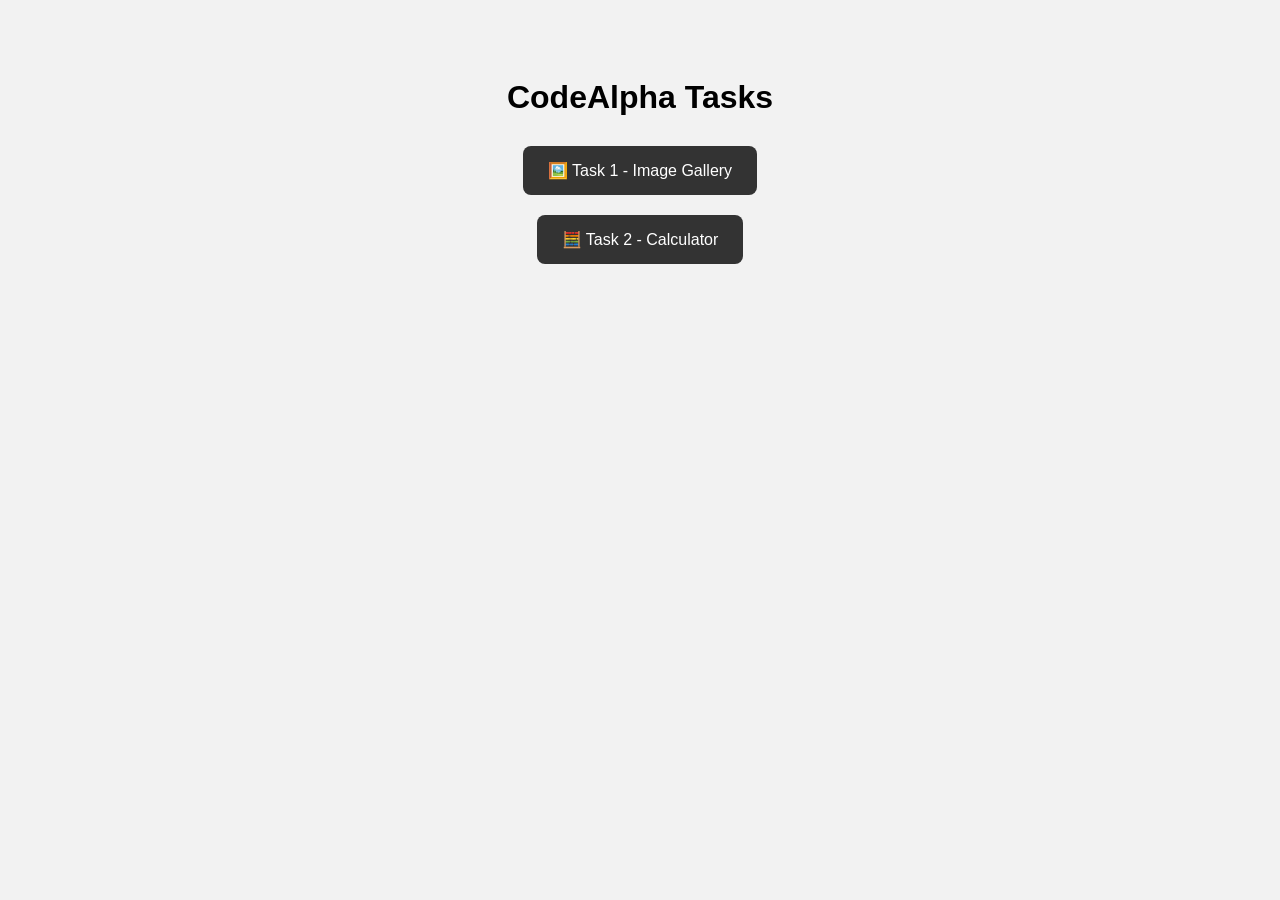
<file: index.html>
<!DOCTYPE html>
<html lang="en">

<head>
    <meta charset="UTF-8">
    <meta name="viewport" content="width=device-width, initial-scale=1.0">
    <title>CodeAlpha Tasks</title>

    <style>
        body {
            font-family: Arial, sans-serif;
            text-align: center;
            background: #f2f2f2;
            padding: 50px;
        }

        h1 {
            margin-bottom: 30px;
        }

        .task {
            margin: 20px;
        }

        a {
            display: inline-block;
            padding: 15px 25px;
            background: #333;
            color: white;
            text-decoration: none;
            border-radius: 8px;
        }

        a:hover {
            background: #555;
        }
    </style>
</head>

<body>

    <h1>CodeAlpha Tasks</h1>

    <div class="task">
        <a href="Task1-Image_gallery/index.html">
            🖼️ Task 1 - Image Gallery
        </a>
    </div>

    <div class="task">
        <a href="Task2-Calculator/index.html">
            🧮 Task 2 - Calculator
        </a>
    </div>

</body>

</html>
</file>
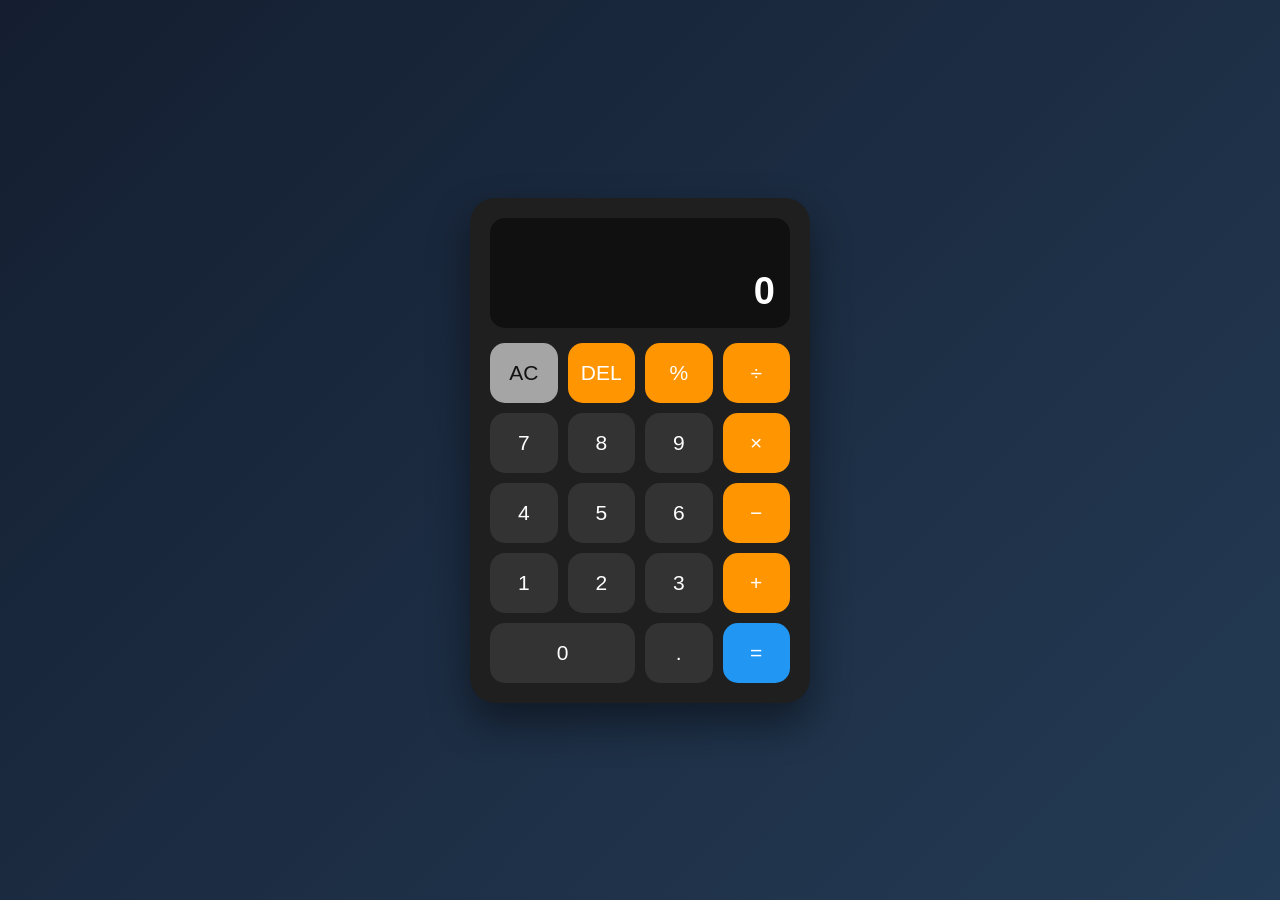
<file: Task2-Calculator/index.html>
<!DOCTYPE html>
<html lang="en">

<head>
    <meta charset="UTF-8">
    <meta name="viewport" content="width=device-width, initial-scale=1.0">
    <title>Calculator</title>

    <link rel="stylesheet" href="style.css">
</head>

<body>

    <div class="calculator">

        <div class="display">
            <div id="history"></div>
            <input type="text" id="display" value="0" readonly>
        </div>

        <div class="buttons">

            <button class="clear" onclick="clearDisplay()">AC</button>
            <button class="operator" onclick="deleteLast()">DEL</button>
            <button class="operator" onclick="appendOperator('%')">%</button>
            <button class="operator" onclick="appendOperator('/')">÷</button>

            <button onclick="appendNumber('7')">7</button>
            <button onclick="appendNumber('8')">8</button>
            <button onclick="appendNumber('9')">9</button>
            <button class="operator" onclick="appendOperator('*')">×</button>

            <button onclick="appendNumber('4')">4</button>
            <button onclick="appendNumber('5')">5</button>
            <button onclick="appendNumber('6')">6</button>
            <button class="operator" onclick="appendOperator('-')">−</button>

            <button onclick="appendNumber('1')">1</button>
            <button onclick="appendNumber('2')">2</button>
            <button onclick="appendNumber('3')">3</button>
            <button class="operator" onclick="appendOperator('+')">+</button>

            <button class="zero" onclick="appendNumber('0')">0</button>
            <button onclick="appendNumber('.')">.</button>
            <button class="equals" onclick="calculate()">=</button>

        </div>

    </div>

    <script src="script.js"></script>

</body>

</html>
</file>
<file: Task2-Calculator/style.css>
* {
    margin: 0;
    padding: 0;
    box-sizing: border-box;
    font-family: Arial, sans-serif;
}

body {
    min-height: 100vh;

    display: flex;
    justify-content: center;
    align-items: center;

    background: linear-gradient(135deg, #141e30, #243b55);
}

.calculator {
    width: 340px;
    padding: 20px;

    border-radius: 25px;

    background: #1f1f1f;

    box-shadow: 0 20px 40px rgba(0, 0, 0, 0.45);
}

/* Display */

.display {
    height: 110px;

    padding: 15px;
    margin-bottom: 15px;

    border-radius: 15px;

    background: #101010;

    color: white;

    display: flex;
    flex-direction: column;
    justify-content: flex-end;

    overflow: hidden;
}

#history {
    min-height: 25px;

    text-align: right;

    color: #aaa;

    font-size: 16px;
}

#display {
    width: 100%;

    border: none;
    outline: none;

    background: transparent;

    color: white;

    text-align: right;

    font-size: 38px;
    font-weight: bold;
}

/* Buttons */

.buttons {
    display: grid;

    grid-template-columns: repeat(4, 1fr);

    gap: 10px;
}

button {
    height: 60px;

    border: none;
    border-radius: 15px;

    background: #333;

    color: white;

    font-size: 21px;

    cursor: pointer;

    transition: 0.15s;
}

button:hover {
    transform: scale(1.04);

    background: #444;
}

button:active {
    transform: scale(0.96);
}

/* Operators */

.operator {
    background: #ff9500;
}

.operator:hover {
    background: #e68600;
}

/* Clear button */

.clear {
    background: #a5a5a5;

    color: #111;
}

/* Equal button */

.equals {
    background: #2196f3;
}

.equals:hover {
    background: #1976d2;
}

/* Zero button */

.zero {
    grid-column: span 2;
}
</file>
